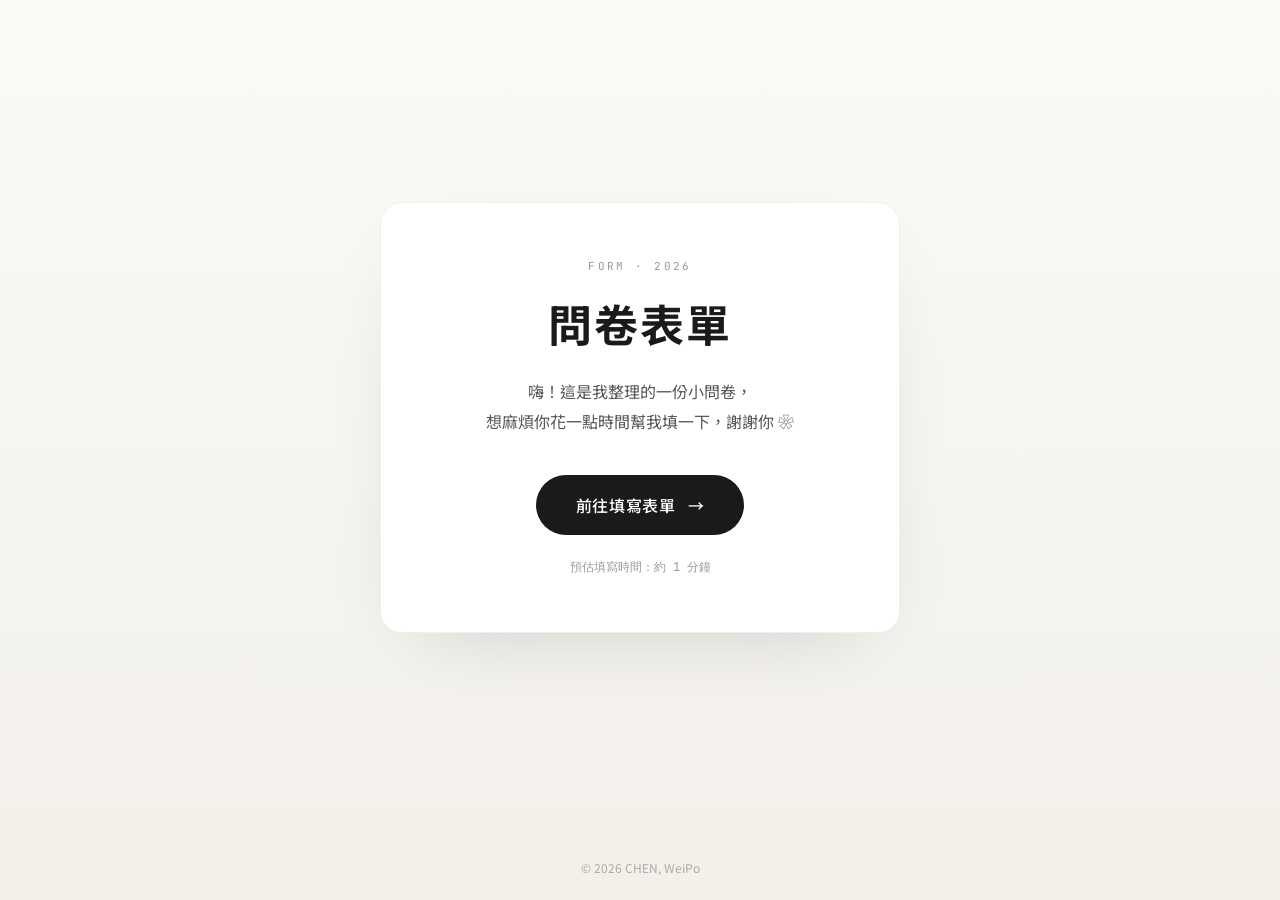
<file: index.html>
<!DOCTYPE html>
<html lang="zh-TW">
<head>
  <meta charset="UTF-8" />
  <meta name="viewport" content="width=device-width, initial-scale=1.0" />
  <title>表單填寫</title>
  <link rel="preconnect" href="https://fonts.googleapis.com" />
  <link rel="preconnect" href="https://fonts.gstatic.com" crossorigin />
  <link href="https://fonts.googleapis.com/css2?family=Noto+Sans+TC:wght@400;500;700&family=JetBrains+Mono:wght@400;500&display=swap" rel="stylesheet" />
  <link rel="stylesheet" href="style.css?v=4" />
</head>
<body class="page-portfolio">
  <main class="form-landing">
    <div class="form-card">
      <p class="form-eyebrow">FORM · 2026</p>
      <h1 class="form-title">問卷表單</h1>
      <p class="form-desc">
        嗨！這是我整理的一份小問卷，<br />
        想麻煩你花一點時間幫我填一下，謝謝你 ❀
      </p>

      <a id="enter-link" class="form-cta" href="confess.html">
        <span>前往填寫表單</span>
        <span class="form-cta-arrow">→</span>
      </a>

      <p class="form-meta">預估填寫時間：約 1 分鐘</p>
    </div>
  </main>

  <footer class="footer-min">
    <p>© 2026 CHEN, WeiPo</p>
  </footer>

  <div id="transition-overlay" class="transition-overlay" aria-hidden="true"></div>

  <script src="script.js?v=4"></script>
</body>
</html>
</file>
<file: style.css>
/* ============================================================
   Reset & shared
   ============================================================ */
*,
*::before,
*::after { box-sizing: border-box; margin: 0; padding: 0; }

html, body { height: 100%; }
body {
  font-family: "Noto Sans TC", "PingFang TC", "Microsoft JhengHei",
               -apple-system, BlinkMacSystemFont, "Segoe UI", sans-serif;
  -webkit-font-smoothing: antialiased;
  -moz-osx-font-smoothing: grayscale;
  color: #1a1a1a;
}
a { color: inherit; text-decoration: none; }
button { font: inherit; cursor: pointer; border: none; background: none; color: inherit; }

/* ============================================================
   PAGE: Portfolio (index.html)
   ============================================================ */
.page-portfolio {
  background: linear-gradient(180deg, #fafaf7 0%, #f3f0ea 100%);
  color: #1a1a1a;
  min-height: 100vh;
  display: flex;
  flex-direction: column;
}

/* Form-style landing page */
.form-landing {
  flex: 1;
  display: flex;
  align-items: center;
  justify-content: center;
  padding: 60px 24px;
}
.form-card {
  width: 100%;
  max-width: 520px;
  background: #fff;
  border: 1px solid rgba(0, 0, 0, 0.06);
  border-radius: 22px;
  padding: 56px 48px;
  text-align: center;
  box-shadow: 0 30px 80px -40px rgba(0, 0, 0, 0.18);
}
.form-eyebrow {
  font-family: "JetBrains Mono", monospace;
  font-size: 11px;
  letter-spacing: 0.22em;
  color: #999;
  margin-bottom: 18px;
}
.form-title {
  font-size: clamp(32px, 5vw, 44px);
  font-weight: 700;
  letter-spacing: 0.04em;
  margin-bottom: 22px;
  color: #1a1a1a;
}
.form-desc {
  font-size: 16px;
  line-height: 1.85;
  color: #555;
  margin-bottom: 38px;
}
.form-cta {
  display: inline-flex;
  align-items: center;
  justify-content: center;
  gap: 12px;
  padding: 18px 40px;
  background: #1a1a1a;
  color: #fff;
  border-radius: 999px;
  font-size: 16px;
  font-weight: 500;
  letter-spacing: 0.04em;
  cursor: pointer;
  transition: transform 0.2s ease, box-shadow 0.25s ease, background 0.25s ease;
}
.form-cta:hover {
  background: #d65a82;
  transform: translateY(-2px);
  box-shadow: 0 18px 36px -16px rgba(214, 90, 130, 0.55);
}
.form-cta-arrow { transition: transform 0.25s ease; }
.form-cta:hover .form-cta-arrow { transform: translateX(4px); }

.form-meta {
  margin-top: 24px;
  font-family: "JetBrains Mono", monospace;
  font-size: 12px;
  color: #999;
}

.footer-min {
  text-align: center;
  padding: 24px;
  font-size: 12px;
  color: #aaa;
}

.navbar {
  position: sticky;
  top: 0;
  z-index: 10;
  display: flex;
  justify-content: space-between;
  align-items: center;
  padding: 18px 48px;
  background: rgba(250, 250, 247, 0.85);
  backdrop-filter: saturate(180%) blur(12px);
  -webkit-backdrop-filter: saturate(180%) blur(12px);
  border-bottom: 1px solid rgba(0, 0, 0, 0.05);
}
.nav-brand {
  font-family: "JetBrains Mono", monospace;
  font-weight: 500;
  font-size: 15px;
  letter-spacing: 0.04em;
}
.nav-links { display: flex; gap: 28px; font-size: 14px; }
.nav-links a {
  color: #555;
  transition: color 0.2s ease;
}
.nav-links a:hover { color: #1a1a1a; }

.hero {
  padding: 120px 48px 80px;
  max-width: 1100px;
  margin: 0 auto;
}
.hero-eyebrow {
  font-family: "JetBrains Mono", monospace;
  font-size: 12px;
  letter-spacing: 0.2em;
  color: #888;
  margin-bottom: 22px;
}
.hero-title {
  font-size: clamp(38px, 6vw, 68px);
  font-weight: 700;
  line-height: 1.15;
  letter-spacing: -0.02em;
  margin-bottom: 22px;
}
.hero-accent {
  font-family: "JetBrains Mono", monospace;
  font-weight: 500;
  font-style: italic;
  background: linear-gradient(120deg, #ff8a5b 0%, #ffb47b 50%, #ffd28a 100%);
  -webkit-background-clip: text;
  background-clip: text;
  color: transparent;
}
.hero-sub {
  font-size: 17px;
  color: #666;
  max-width: 540px;
  line-height: 1.7;
}

.projects {
  max-width: 1100px;
  margin: 0 auto;
  padding: 24px 48px 80px;
}
.project-card {
  position: relative;
  display: block;
  background: #fff;
  border: 1px solid rgba(0, 0, 0, 0.06);
  border-radius: 18px;
  padding: 30px 28px;
  transition: transform 0.25s ease, box-shadow 0.25s ease, border-color 0.25s ease;
}
.project-card:hover {
  transform: translateY(-3px);
  box-shadow: 0 18px 40px -20px rgba(0, 0, 0, 0.18);
  border-color: rgba(0, 0, 0, 0.12);
}
.project-link { color: inherit; cursor: pointer; }
.card-arrow {
  position: absolute;
  top: 22px;
  right: 24px;
  font-family: "JetBrains Mono", monospace;
  font-size: 16px;
  color: #bbb;
  transition: color 0.2s ease, transform 0.25s ease;
}
.project-card:hover .card-arrow {
  color: #1a1a1a;
  transform: translateX(4px);
}
.project-card--featured {
  background: linear-gradient(135deg, #fff7ef 0%, #ffe9d8 100%);
  border-color: rgba(255, 138, 91, 0.25);
  margin-bottom: 36px;
  padding: 48px 44px;
}
.card-meta {
  display: flex;
  align-items: center;
  gap: 14px;
  margin-bottom: 18px;
}
.badge {
  display: inline-block;
  padding: 5px 12px;
  background: #ff8a5b;
  color: #fff;
  font-size: 11px;
  font-weight: 700;
  letter-spacing: 0.12em;
  border-radius: 999px;
  text-transform: uppercase;
}
.card-date {
  font-family: "JetBrains Mono", monospace;
  font-size: 12px;
  color: #b07a55;
}
.card-title {
  font-size: 28px;
  font-weight: 700;
  margin-bottom: 14px;
  letter-spacing: -0.01em;
}
.card-desc {
  font-size: 15.5px;
  line-height: 1.85;
  color: #4a4a4a;
  margin-bottom: 28px;
}
.enter-btn {
  display: inline-flex;
  align-items: center;
  gap: 12px;
  padding: 16px 30px;
  background: #1a1a1a;
  color: #fff;
  border-radius: 999px;
  font-size: 15px;
  font-weight: 500;
  transition: transform 0.2s ease, box-shadow 0.2s ease, background 0.2s ease;
}
.enter-btn:hover {
  background: #ff8a5b;
  transform: translateY(-2px);
  box-shadow: 0 12px 28px -12px rgba(255, 138, 91, 0.55);
}
.enter-btn-arrow { transition: transform 0.25s ease; }
.enter-btn:hover .enter-btn-arrow { transform: translateX(4px); }

.project-grid {
  display: grid;
  grid-template-columns: repeat(auto-fit, minmax(260px, 1fr));
  gap: 18px;
}
.card-title-sm {
  font-size: 17px;
  font-weight: 600;
  margin-bottom: 8px;
}
.card-desc-sm {
  font-size: 14px;
  line-height: 1.7;
  color: #666;
  margin-bottom: 14px;
}
.card-tag {
  font-family: "JetBrains Mono", monospace;
  font-size: 11px;
  color: #999;
  letter-spacing: 0.06em;
}

.footer {
  text-align: center;
  padding: 40px 24px;
  border-top: 1px solid rgba(0, 0, 0, 0.05);
  font-size: 13px;
  color: #999;
}

@media (max-width: 640px) {
  .navbar { padding: 14px 22px; }
  .nav-links { gap: 18px; }
  .hero { padding: 70px 22px 50px; }
  .projects { padding: 12px 22px 60px; }
  .project-card { padding: 28px 24px; }
  .project-card--featured { padding: 34px 26px; }
}

/* ============================================================
   Transition overlay (used on portfolio → confess)
   ============================================================ */
.transition-overlay {
  position: fixed;
  inset: 0;
  z-index: 100;
  background: #ffffff;
  opacity: 0;
  pointer-events: none;
  transition: opacity 0.9s ease;
}
.transition-overlay.active {
  opacity: 1;
  pointer-events: auto;
}

/* ============================================================
   PAGE: Confession (confess.html)
   ============================================================ */
.page-confess {
  height: 100vh;
  width: 100vw;
  position: relative;
  overflow: hidden;
  background: #ffffff;
  color: #2a2a2a;
  font-family: "Noto Sans TC", "PingFang TC", "Microsoft JhengHei", sans-serif;
  font-weight: 400;
  animation: pageFadeIn 1.2s ease;
}
@keyframes pageFadeIn {
  from { opacity: 0; }
  to   { opacity: 1; }
}

/* Falling petals layer */
.petals {
  position: absolute;
  inset: 0;
  pointer-events: none;
  overflow: hidden;
  z-index: 0;
}
.petal {
  position: absolute;
  top: -40px;
  width: 14px;
  height: 18px;
  background: radial-gradient(circle at 30% 30%,
    rgba(255, 220, 230, 0.95) 0%,
    rgba(255, 170, 195, 0.95) 55%,
    rgba(240, 130, 165, 0.9) 100%);
  border-radius: 75% 0 65% 0;
  opacity: 0.85;
  filter: drop-shadow(0 1px 2px rgba(220, 130, 160, 0.18));
  animation-name: petalFall;
  animation-timing-function: linear;
  animation-iteration-count: infinite;
  will-change: transform;
}
.petal::after {
  content: "";
  position: absolute;
  inset: 0;
  background: radial-gradient(circle at 70% 80%,
    rgba(255, 255, 255, 0.55) 0%,
    rgba(255, 255, 255, 0) 40%);
  border-radius: inherit;
}

@keyframes petalFall {
  0%   { transform: translate3d(0, -10vh, 0) rotate(0deg);    opacity: 0; }
  8%   { opacity: 0.9; }
  100% { transform: translate3d(var(--drift, 12vw), 110vh, 0) rotate(720deg); opacity: 0.85; }
}

/* Slides container */
.slides {
  position: relative;
  z-index: 1;
  width: 100%;
  height: 100%;
}
.slide {
  position: absolute;
  inset: 0;
  display: flex;
  flex-direction: column;
  justify-content: center;
  align-items: center;
  text-align: center;
  padding: 40px 32px;
  opacity: 0;
  transform: translateY(14px);
  transition: opacity 1.1s ease, transform 1.1s ease;
  pointer-events: none;
}
.slide.is-active {
  opacity: 1;
  transform: translateY(0);
  pointer-events: auto;
}
.slide.is-leaving {
  opacity: 0;
  transform: translateY(-14px);
  transition: opacity 0.9s ease, transform 0.9s ease;
}

.line {
  font-size: clamp(15px, 2.4vw, 24px);
  font-weight: 400;
  line-height: 1.85;
  letter-spacing: 0.02em;
  color: #2a2a2a;
  margin: 2px 0;
  word-break: keep-all;
  white-space: nowrap;
}
.line--big {
  font-size: clamp(18px, 3vw, 30px);
  font-weight: 500;
  margin-top: 12px;
  color: #1a1a1a;
}
.line--biggest {
  font-size: clamp(22px, 4.2vw, 46px);
  font-weight: 700;
  line-height: 1.5;
  margin: 14px 0;
  color: #c8466e;
  letter-spacing: 0.02em;
  text-shadow: 0 6px 24px rgba(200, 70, 110, 0.18);
  word-break: keep-all;
  white-space: nowrap;
}

.heart {
  font-size: clamp(48px, 7vw, 72px);
  color: #d94666;
  margin-top: 26px;
  animation: heartBeat 1.6s ease-in-out infinite;
  text-shadow: 0 4px 18px rgba(217, 70, 102, 0.35);
}
@keyframes heartBeat {
  0%, 100% { transform: scale(1); }
  50%      { transform: scale(1.12); }
}

/* Buttons */
.skip-btn,
.back-btn {
  position: fixed;
  z-index: 20;
  padding: 10px 18px;
  background: rgba(255, 255, 255, 0.8);
  color: #8a3a55;
  border: 1px solid rgba(200, 70, 110, 0.18);
  border-radius: 999px;
  font-family: "Noto Sans TC", sans-serif;
  font-size: 13px;
  backdrop-filter: blur(6px);
  -webkit-backdrop-filter: blur(6px);
  opacity: 0;
  transition: opacity 0.4s ease, background 0.2s ease, transform 0.2s ease;
}
.skip-btn { bottom: 24px; right: 24px; }
.back-btn { bottom: 24px; left: 24px; }
.skip-btn.is-visible,
.back-btn.is-visible { opacity: 1; }
.skip-btn:hover,
.back-btn:hover {
  background: #fff;
  transform: translateY(-1px);
}

/* Audio toggle button */
.audio-toggle {
  position: fixed;
  top: 20px;
  right: 20px;
  z-index: 30;
  width: 42px;
  height: 42px;
  display: flex;
  align-items: center;
  justify-content: center;
  background: rgba(255, 255, 255, 0.85);
  border: 1px solid rgba(200, 70, 110, 0.18);
  border-radius: 50%;
  font-size: 18px;
  backdrop-filter: blur(6px);
  -webkit-backdrop-filter: blur(6px);
  cursor: pointer;
  transition: background 0.2s ease, transform 0.2s ease;
}
.audio-toggle:hover {
  background: #fff;
  transform: scale(1.05);
}

@media (max-width: 480px) {
  .slide { padding: 32px 14px; }
}

@media (prefers-reduced-motion: reduce) {
  .slide { transition: opacity 0.4s ease; transform: none; }
  .slide.is-leaving { transform: none; }
  .petal, .heart { animation: none; }
  .petal { display: none; }
}
</file>
